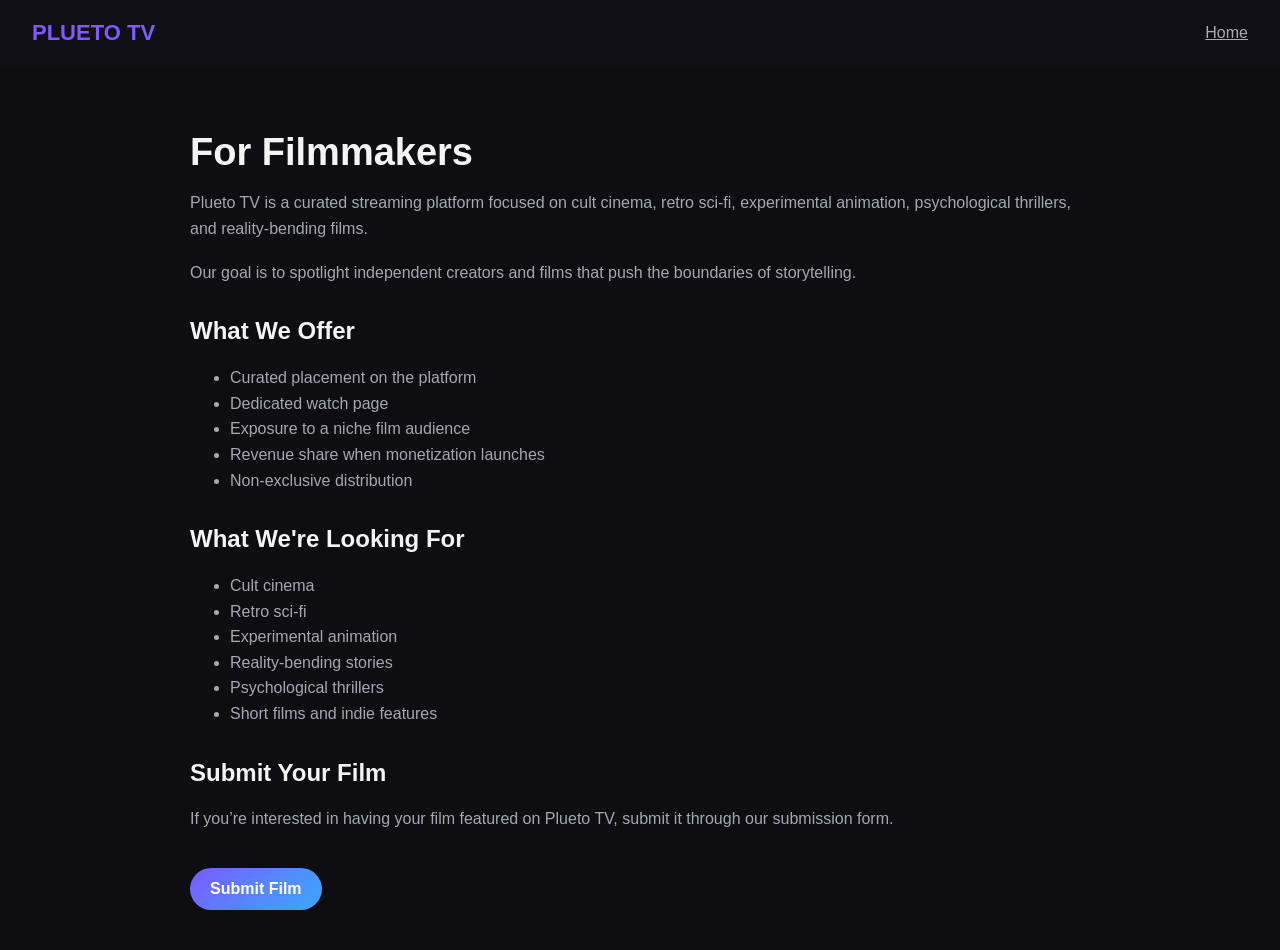
<file: filmmakers.html>
<!DOCTYPE html>

<html lang="en">
<head>
<meta charset="UTF-8">
<meta name="viewport" content="width=device-width, initial-scale=1.0">
<title>For Filmmakers • Plueto TV</title>

<style>
:root{
--bg:#0d0d12;
--panel:#15151d;
--text:#f4f4f5;
--muted:#a7a7b3;
--purple:#7a5cff;
}

body{
background:var(--bg);
color:var(--text);
font-family:Arial,Helvetica,sans-serif;
margin:0;
}

.navbar{
display:flex;
justify-content:space-between;
align-items:center;
padding:20px 32px;
background:#0f0f15;
}

.logo{
color:var(--purple);
font-weight:800;
font-size:22px;
}

.page{
max-width:900px;
margin:auto;
padding:40px 28px;
}

h1{
font-size:38px;
margin-bottom:16px;
}

p{
color:var(--muted);
line-height:1.6;
margin-bottom:18px;
}

.section{
margin-top:32px;
}

ul{
color:var(--muted);
line-height:1.6;
}

.btn{
display:inline-block;
margin-top:18px;
padding:12px 20px;
border-radius:999px;
background:linear-gradient(135deg,var(--purple),#3aa8ff);
color:white;
font-weight:700;
text-decoration:none;
}
</style>

</head>

<body>

<div class="navbar">
<div class="logo">PLUETO TV</div>
<a href="index.html" style="color:#aaa;">Home</a>
</div>

<div class="page">

<h1>For Filmmakers</h1>

<p>
Plueto TV is a curated streaming platform focused on cult cinema,
retro sci-fi, experimental animation, psychological thrillers,
and reality-bending films.
</p>

<p>
Our goal is to spotlight independent creators and films that push
the boundaries of storytelling.
</p>

<div class="section">

<h2>What We Offer</h2>

<ul>
<li>Curated placement on the platform</li>
<li>Dedicated watch page</li>
<li>Exposure to a niche film audience</li>
<li>Revenue share when monetization launches</li>
<li>Non-exclusive distribution</li>
</ul>

</div>

<div class="section">

<h2>What We're Looking For</h2>

<ul>
<li>Cult cinema</li>
<li>Retro sci-fi</li>
<li>Experimental animation</li>
<li>Reality-bending stories</li>
<li>Psychological thrillers</li>
<li>Short films and indie features</li>
</ul>

</div>

<div class="section">

<h2>Submit Your Film</h2>

<p>
If you’re interested in having your film featured on Plueto TV,
submit it through our submission form.
</p>

<a class="btn" href="submit-film.html">Submit Film</a>

</div>

</div>

</body>
</html>
</file>
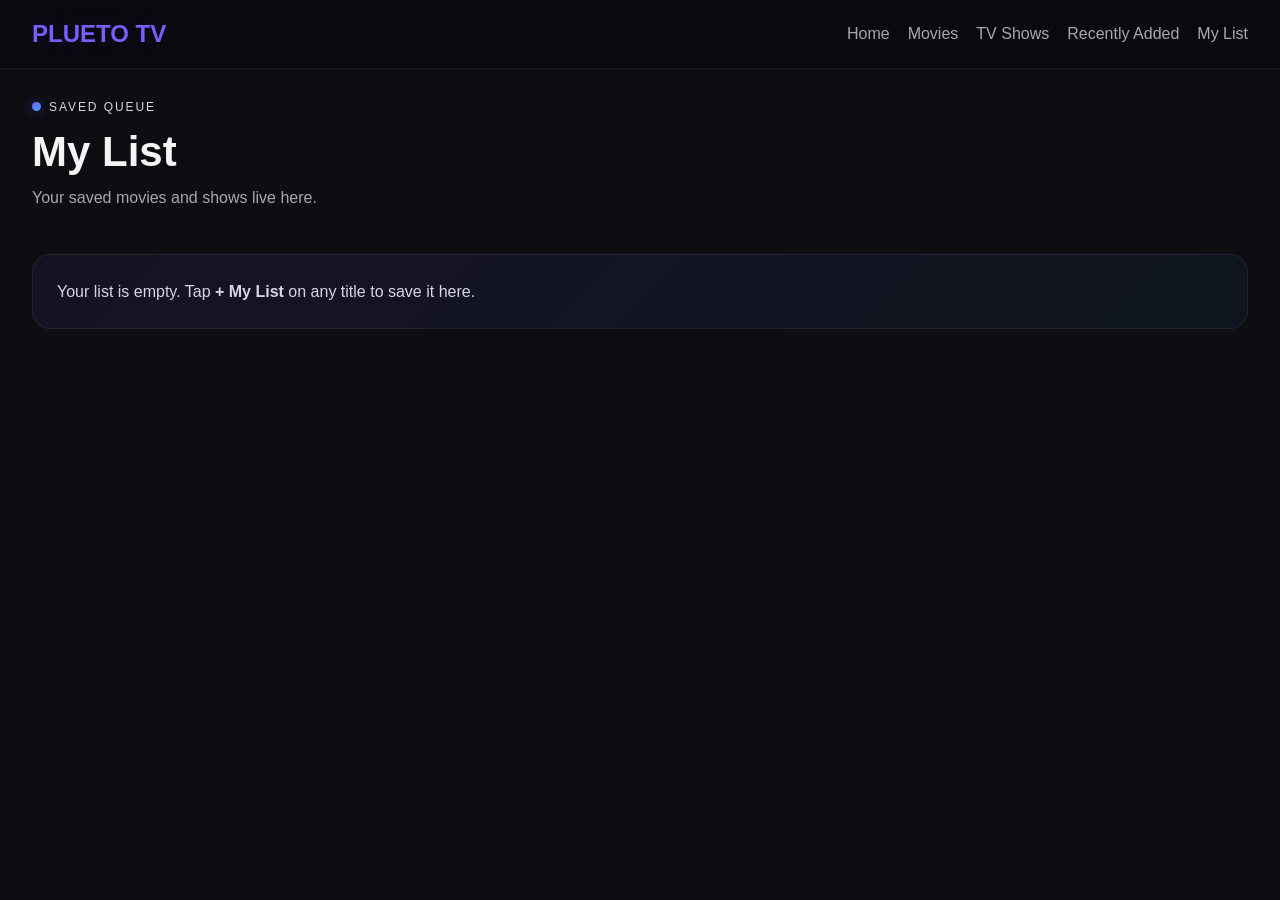
<file: my-list.html>
<!DOCTYPE html>
<html lang="en">
<head>
  <meta charset="UTF-8" />
  <meta name="viewport" content="width=device-width, initial-scale=1.0" />
  <title>My List • Plueto TV</title>
  <script src="catalog.js"></script>
  <script src="my-list-utils.js"></script>
  <style>
    :root{
      --bg:#0d0d12;
      --panel:#15151d;
      --text:#f4f4f5;
      --muted:#a7a7b3;
      --purple:#7a5cff;
      --blue:#3aa8ff;
      --red:#ff4b5c;
    }

    *{margin:0;padding:0;box-sizing:border-box}

    body{
      background:var(--bg);
      color:var(--text);
      font-family:Arial,Helvetica,sans-serif;
    }

    a{
      text-decoration:none;
      color:inherit;
    }

    .navbar{
      padding:20px 32px;
      display:flex;
      justify-content:space-between;
      align-items:center;
      background:rgba(10,10,14,.82);
      backdrop-filter:blur(12px);
      border-bottom:1px solid rgba(255,255,255,.05);
      position:sticky;
      top:0;
      z-index:40;
    }

    .logo{
      font-size:24px;
      font-weight:800;
      color:var(--purple);
      text-shadow:0 0 24px rgba(122,92,255,.22);
    }

    .nav-links{
      display:flex;
      gap:18px;
      flex-wrap:wrap;
      color:var(--muted);
    }

    .page{
      padding:28px 32px 50px;
    }

    h1{
      font-size:42px;
      margin-bottom:10px;
    }

    .sub{
      color:var(--muted);
      margin-bottom:26px;
      max-width:760px;
      line-height:1.5;
    }

    .signal-tag{
      display:inline-flex;
      align-items:center;
      gap:8px;
      color:#d7d7e3;
      font-size:12px;
      letter-spacing:.16em;
      text-transform:uppercase;
      margin-bottom:14px;
    }

    .signal-tag::before{
      content:"";
      width:9px;
      height:9px;
      border-radius:999px;
      background:linear-gradient(135deg,var(--purple),var(--blue));
      box-shadow:0 0 14px rgba(122,92,255,.45);
    }

    .grid{
      display:grid;
      grid-template-columns:repeat(auto-fill,minmax(190px,1fr));
      gap:22px;
    }

    .card{
      display:block;
      transition:transform .18s ease;
    }

    .card:hover{
      transform:translateY(-5px);
    }

    .poster-wrap{
      position:relative;
      width:100%;
      aspect-ratio:2/3;
      border-radius:18px;
      overflow:hidden;
      background:var(--panel);
      box-shadow:0 12px 30px rgba(0,0,0,.28);
    }

    .poster{
      width:100%;
      height:100%;
      object-fit:cover;
      object-position:center;
      display:block;
      background:#111;
    }

    .poster-fallback{
      width:100%;
      height:100%;
      display:none;
      flex-direction:column;
      justify-content:flex-end;
      padding:18px;
      background:
        linear-gradient(to top, rgba(0,0,0,.92), rgba(0,0,0,.18)),
        linear-gradient(135deg, #1b1b24, #29293b);
    }

    .poster-fallback-title{
      font-size:1rem;
      font-weight:800;
      line-height:1.2;
      margin-bottom:8px;
    }

    .poster-fallback-meta{
      font-size:.82rem;
      color:#d0d0d8;
      line-height:1.35;
    }

    .card-body{
      padding:10px 4px 0;
    }

    .card-title{
      font-weight:800;
      margin-bottom:5px;
      font-size:.96rem;
      line-height:1.25;
    }

    .meta{
      font-size:13px;
      color:var(--muted);
      line-height:1.4;
    }

    .card-actions{
      padding:10px 4px 0;
    }

    .my-list-btn{
      width:100%;
      border:none;
      border-radius:12px;
      padding:10px 12px;
      background:rgba(255,255,255,.08);
      color:var(--text);
      font-weight:700;
      cursor:pointer;
      transition:transform .15s ease, background .15s ease;
    }

    .my-list-btn:hover{
      transform:translateY(-1px);
      background:rgba(122,92,255,.18);
    }

    .empty-state{
      margin-top:18px;
      padding:24px;
      border-radius:18px;
      background:linear-gradient(135deg, rgba(122,92,255,.08), rgba(58,168,255,.06));
      border:1px solid rgba(255,255,255,.06);
      color:#d7d7e3;
      line-height:1.6;
    }

    @media (max-width:800px){
      .navbar,.page{padding-left:18px;padding-right:18px}
      .grid{grid-template-columns:repeat(auto-fill,minmax(150px,1fr));gap:16px}
      h1{font-size:34px}
    }
  </style>
</head>
<body>
  <div class="navbar">
    <a href="index.html" class="logo">PLUETO TV</a>
    <div class="nav-links">
      <a href="index.html">Home</a>
      <a href="movies.html">Movies</a>
      <a href="tv.html">TV Shows</a>
      <a href="new.html">Recently Added</a>
      <a href="my-list.html">My List</a>
    </div>
  </div>

  <div class="page">
    <div class="signal-tag">Saved Queue</div>
    <h1>My List</h1>
    <div class="sub">
      Your saved movies and shows live here.
    </div>

    <div class="grid" id="my-list-grid"></div>

    <div class="empty-state" id="my-list-empty" style="display:none;">
      Your list is empty. Tap <strong>+ My List</strong> on any title to save it here.
    </div>
  </div>

  <script>
    function escapeHtml(value) {
      return String(value ?? "")
        .replaceAll("&", "&amp;")
        .replaceAll("<", "&lt;")
        .replaceAll(">", "&gt;")
        .replaceAll('"', "&quot;")
        .replaceAll("'", "&#39;");
    }

    function createCard(item, posterUrl) {
      const yearText = item.year ? item.year : "Unknown year";
      const typeText = item.type ? item.type : "Title";
      const safeTitle = escapeHtml(item.title);
      const safeId = escapeHtml(item.id);
      const safeImage = escapeHtml(posterUrl || item.image || item.fallbackImage || "");
      const safeDuration = escapeHtml(item.duration || "Unavailable");
      const safeRating = escapeHtml(item.rating || "NR");
      const buttonLabel = escapeHtml(getMyListButtonLabel(item.id));

      return `
        <a class="card" href="watch.html?id=${encodeURIComponent(item.id)}">
          <div class="poster-wrap">
            ${
              safeImage
                ? `<img
                    class="poster"
                    src="${safeImage}"
                    alt="${safeTitle}"
                    loading="lazy"
                    onerror="this.style.display='none'; this.nextElementSibling.style.display='flex';"
                  >`
                : ""
            }
            <div class="poster-fallback" style="${safeImage ? "" : "display:flex;"}">
              <div class="poster-fallback-title">${safeTitle}</div>
              <div class="poster-fallback-meta">${yearText} • ${typeText}<br>${safeId}</div>
            </div>
          </div>

          <div class="card-body">
            <div class="card-title">${safeTitle}</div>
            <div class="meta">${yearText} • ${safeDuration} • ${safeRating}</div>
            <div class="card-actions">
              <button class="my-list-btn" type="button" data-id="${safeId}">${buttonLabel}</button>
            </div>
          </div>
        </a>
      `;
    }

    function wireMyListButtons(root = document) {
      root.querySelectorAll(".my-list-btn").forEach(button => {
        const id = button.dataset.id;

        button.onclick = (event) => {
          event.preventDefault();
          event.stopPropagation();

          toggleMyList(id);
          renderMyList();
        };
      });
    }

    async function renderMyList() {
      const grid = document.getElementById("my-list-grid");
      const empty = document.getElementById("my-list-empty");

      let posters = {};
      try {
        const res = await fetch("posters.json");
        posters = await res.json();
      } catch (err) {
        console.warn("Could not load posters.json", err);
      }

      const ids = getMyList();
      const catalog = Array.isArray(window.CATALOG) ? window.CATALOG : [];
      const items = ids
        .map(id => catalog.find(item => item.id === id))
        .filter(Boolean);

      if (!items.length) {
        grid.innerHTML = "";
        empty.style.display = "block";
        return;
      }

      empty.style.display = "none";

      grid.innerHTML = items
        .map(item => createCard(item, posters[item.id] || null))
        .join("");

      wireMyListButtons(grid);
    }

    renderMyList();
  </script>
</body>
</html>
</file>
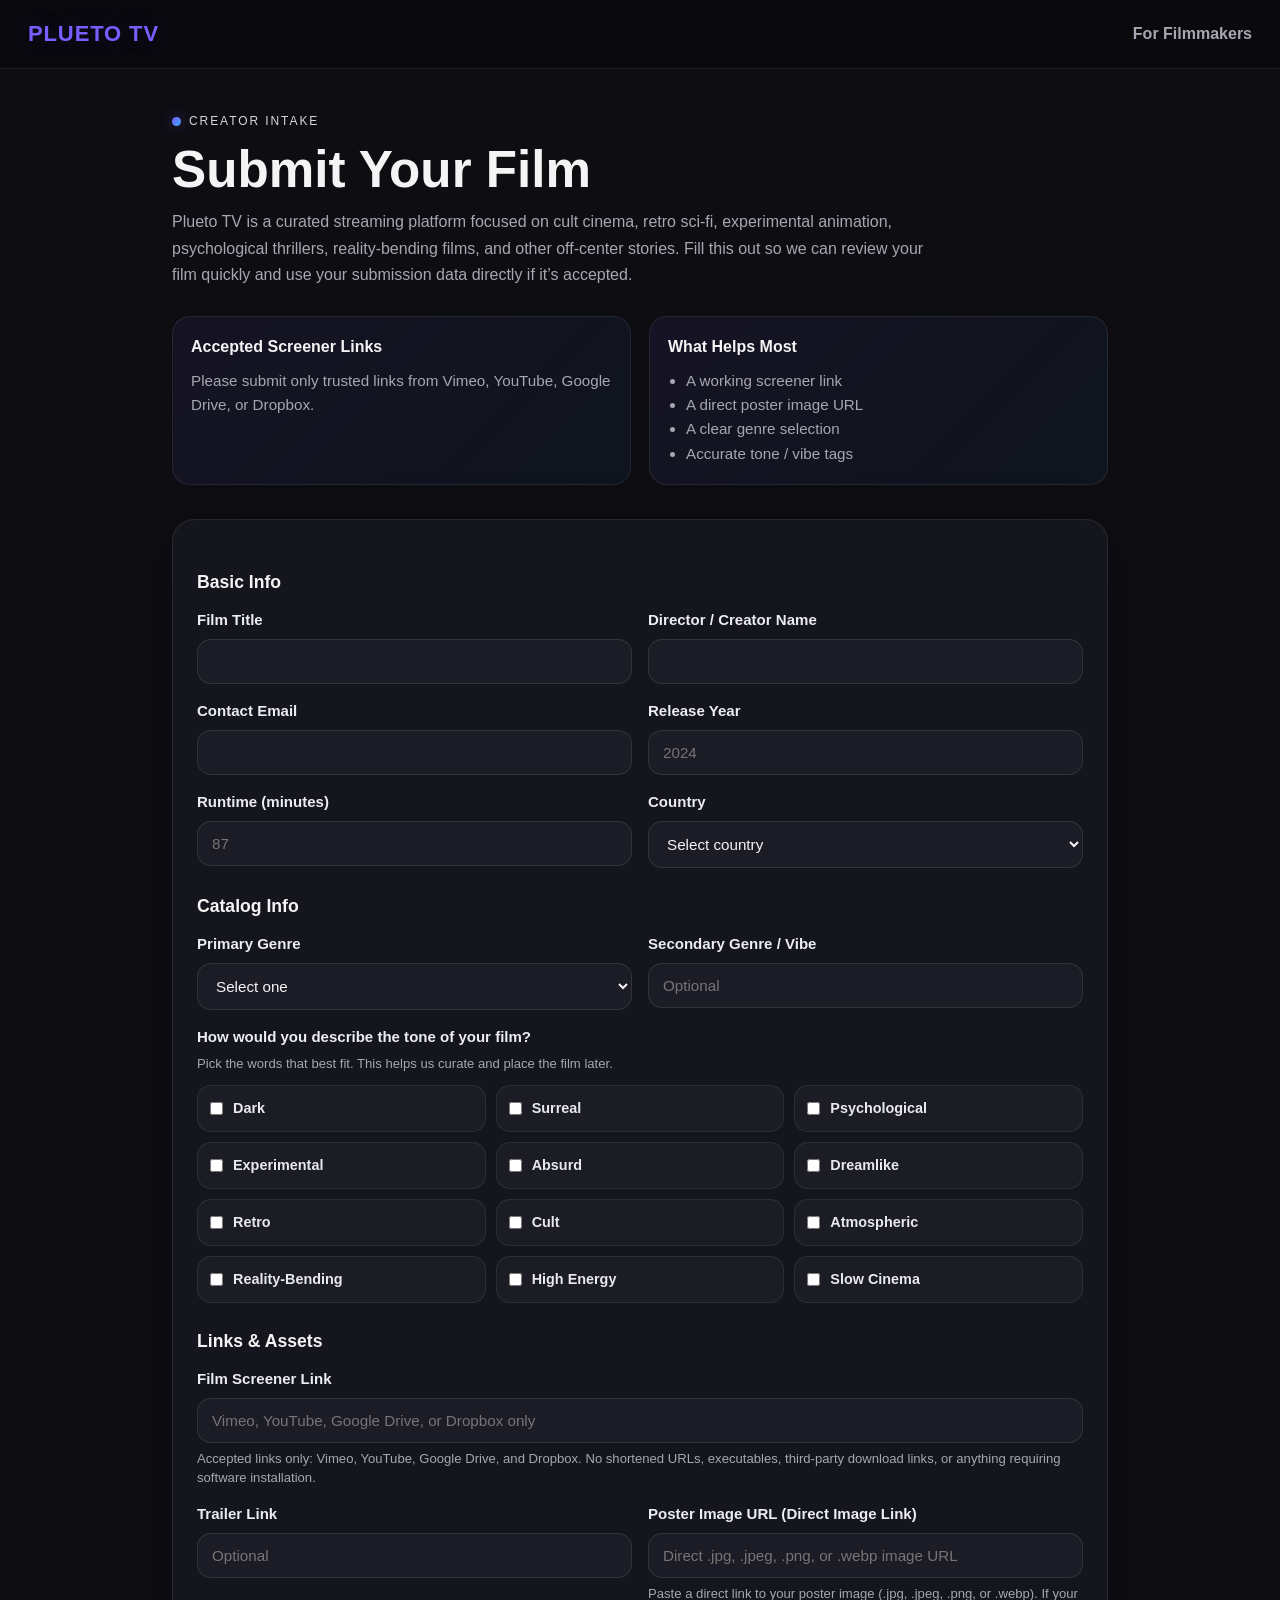
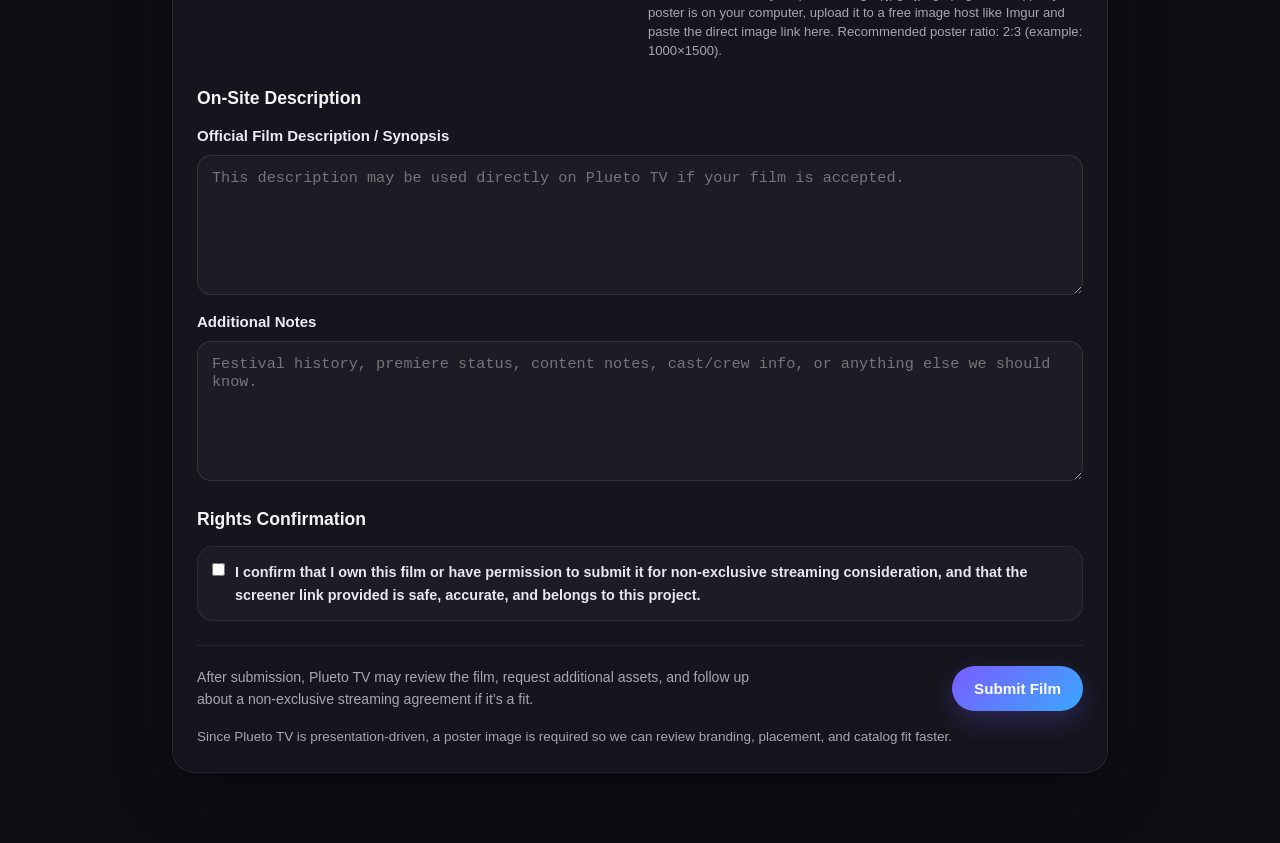
<file: submit-film.html>
<!DOCTYPE html>
<html lang="en">
<head>
  <meta charset="UTF-8" />
  <meta name="viewport" content="width=device-width, initial-scale=1.0" />
  <title>Submit Film • Plueto TV</title>
  <style>
    :root{
      --bg:#0d0d12;
      --panel:#15151d;
      --panel-2:#1c1c26;
      --text:#f4f4f5;
      --muted:#a7a7b3;
      --purple:#7a5cff;
      --blue:#3aa8ff;
      --border:rgba(255,255,255,.08);
    }

    *{margin:0;padding:0;box-sizing:border-box}

    body{
      background:var(--bg);
      color:var(--text);
      font-family:Arial,Helvetica,sans-serif;
      line-height:1.45;
    }

    a{
      text-decoration:none;
      color:inherit;
    }

    .navbar{
      position:sticky;
      top:0;
      z-index:20;
      display:flex;
      justify-content:space-between;
      align-items:center;
      padding:18px 28px;
      background:rgba(10,10,14,.86);
      backdrop-filter:blur(12px);
      border-bottom:1px solid var(--border);
    }

    .logo{
      font-size:22px;
      font-weight:800;
      letter-spacing:.04em;
      color:var(--purple);
      text-shadow:0 0 24px rgba(122,92,255,.22);
    }

    .nav-link{
      color:var(--muted);
      font-weight:600;
    }

    .nav-link:hover{
      color:var(--text);
    }

    .page{
      max-width:980px;
      margin:0 auto;
      padding:40px 22px 70px;
    }

    .hero{
      margin-bottom:28px;
    }

    .eyebrow{
      display:inline-flex;
      align-items:center;
      gap:8px;
      color:#d7d7e3;
      font-size:12px;
      letter-spacing:.16em;
      text-transform:uppercase;
      margin-bottom:14px;
    }

    .eyebrow::before{
      content:"";
      width:9px;
      height:9px;
      border-radius:999px;
      background:linear-gradient(135deg,var(--purple),var(--blue));
      box-shadow:0 0 14px rgba(122,92,255,.45);
    }

    h1{
      font-size:clamp(2rem,5vw,3.2rem);
      line-height:1;
      margin-bottom:14px;
    }

    .intro{
      color:var(--muted);
      max-width:760px;
      line-height:1.65;
    }

    .info-grid{
      display:grid;
      grid-template-columns:repeat(2,minmax(0,1fr));
      gap:18px;
      margin:28px 0 34px;
    }

    .info-card{
      background:linear-gradient(135deg, rgba(122,92,255,.08), rgba(58,168,255,.05));
      border:1px solid var(--border);
      border-radius:18px;
      padding:18px;
    }

    .info-card h2{
      font-size:1rem;
      margin-bottom:10px;
    }

    .info-card p,
    .info-card li{
      color:var(--muted);
      font-size:.95rem;
      line-height:1.6;
    }

    .info-card ul{
      padding-left:18px;
    }

    .form-shell{
      background:var(--panel);
      border:1px solid var(--border);
      border-radius:22px;
      padding:24px;
      box-shadow:0 20px 60px rgba(0,0,0,.25);
    }

    .section-title{
      font-size:1.1rem;
      font-weight:800;
      margin:26px 0 14px;
    }

    .section-title:first-child{
      margin-top:0;
    }

    .form-grid{
      display:grid;
      grid-template-columns:repeat(2,minmax(0,1fr));
      gap:16px;
    }

    .field{
      display:flex;
      flex-direction:column;
      gap:8px;
    }

    .field.full{
      grid-column:1 / -1;
    }

    label{
      font-size:.94rem;
      font-weight:700;
      color:#ececf3;
    }

    .hint{
      color:var(--muted);
      font-size:.82rem;
      line-height:1.45;
      margin-top:-2px;
    }

    input,
    textarea,
    select{
      width:100%;
      border:1px solid rgba(255,255,255,.10);
      background:var(--panel-2);
      color:var(--text);
      border-radius:14px;
      padding:13px 14px;
      font-size:.95rem;
      outline:none;
      transition:border-color .16s ease, box-shadow .16s ease, background .16s ease;
    }

    textarea{
      min-height:140px;
      resize:vertical;
    }

    input:focus,
    textarea:focus,
    select:focus{
      border-color:rgba(122,92,255,.55);
      box-shadow:0 0 0 4px rgba(122,92,255,.10);
      background:#20202b;
    }

    .tag-grid{
      display:grid;
      grid-template-columns:repeat(3,minmax(0,1fr));
      gap:10px;
      margin-top:4px;
    }

    .tag-option{
      display:flex;
      align-items:center;
      gap:10px;
      background:rgba(255,255,255,.03);
      border:1px solid var(--border);
      border-radius:14px;
      padding:12px 12px;
    }

    .tag-option input{
      width:auto;
      accent-color:var(--purple);
    }

    .tag-option label{
      font-size:.9rem;
      font-weight:600;
      color:#e8e8ef;
      cursor:pointer;
    }

    .checkbox-wrap{
      display:flex;
      gap:10px;
      align-items:flex-start;
      background:rgba(255,255,255,.03);
      border:1px solid var(--border);
      border-radius:16px;
      padding:14px;
      margin-top:8px;
    }

    .checkbox-wrap input{
      width:auto;
      margin-top:2px;
      accent-color:var(--purple);
    }

    .checkbox-wrap label{
      font-size:.9rem;
      font-weight:600;
      color:#e8e8ef;
      line-height:1.55;
    }

    .submit-row{
      display:flex;
      align-items:center;
      justify-content:space-between;
      gap:16px;
      flex-wrap:wrap;
      margin-top:24px;
      padding-top:20px;
      border-top:1px solid var(--border);
    }

    .submit-note{
      color:var(--muted);
      font-size:.88rem;
      line-height:1.55;
      max-width:560px;
    }

    button{
      border:none;
      border-radius:999px;
      padding:14px 22px;
      background:linear-gradient(135deg,var(--purple),var(--blue));
      color:white;
      font-weight:800;
      cursor:pointer;
      font-size:.95rem;
      box-shadow:0 10px 26px rgba(122,92,255,.24);
    }

    button:hover{
      opacity:.95;
      transform:translateY(-1px);
    }

    .small-note{
      color:var(--muted);
      font-size:.84rem;
      line-height:1.55;
      margin-top:16px;
    }

    .hidden{
      display:none;
    }

    @media (max-width: 900px){
      .tag-grid{
        grid-template-columns:repeat(2,minmax(0,1fr));
      }
    }

    @media (max-width: 800px){
      .info-grid,
      .form-grid,
      .tag-grid{
        grid-template-columns:1fr;
      }

      .navbar{
        padding:16px 18px;
      }

      .page{
        padding:28px 16px 56px;
      }

      .form-shell{
        padding:18px;
      }
    }
  </style>
</head>
<body>
  <div class="navbar">
    <a href="index.html" class="logo">PLUETO TV</a>
    <a href="filmmakers.html" class="nav-link">For Filmmakers</a>
  </div>

  <main class="page">
    <section class="hero">
      <div class="eyebrow">Creator Intake</div>
      <h1>Submit Your Film</h1>
      <p class="intro">
        Plueto TV is a curated streaming platform focused on cult cinema, retro sci-fi,
        experimental animation, psychological thrillers, reality-bending films, and
        other off-center stories. Fill this out so we can review your film quickly and
        use your submission data directly if it’s accepted.
      </p>
    </section>

    <section class="info-grid">
      <div class="info-card">
        <h2>Accepted Screener Links</h2>
        <p>
          Please submit only trusted links from Vimeo, YouTube, Google Drive,
          or Dropbox.
        </p>
      </div>

      <div class="info-card">
        <h2>What Helps Most</h2>
        <ul>
          <li>A working screener link</li>
          <li>A direct poster image URL</li>
          <li>A clear genre selection</li>
          <li>Accurate tone / vibe tags</li>
        </ul>
      </div>
    </section>

    <section class="form-shell">
      <form action="https://formspree.io/f/mojknzaj" method="POST">
        <input type="text" name="_gotcha" class="hidden" tabindex="-1" autocomplete="off">

        <div class="section-title">Basic Info</div>

        <div class="form-grid">
          <div class="field">
            <label for="title">Film Title</label>
            <input id="title" type="text" name="Film Title" required>
          </div>

          <div class="field">
            <label for="director">Director / Creator Name</label>
            <input id="director" type="text" name="Director Name" required>
          </div>

          <div class="field">
            <label for="email">Contact Email</label>
            <input id="email" type="email" name="Contact Email" required>
          </div>

          <div class="field">
            <label for="year">Release Year</label>
            <input id="year" type="text" name="Release Year" placeholder="2024">
          </div>

          <div class="field">
            <label for="runtime">Runtime (minutes)</label>
            <input id="runtime" type="number" name="Runtime (minutes)" min="1" placeholder="87" required>
          </div>

          <div class="field">
            <label for="country">Country</label>
            <select id="country" name="Country">
              <option value="">Select country</option>
              <option>United States</option>
              <option>United Kingdom</option>
              <option>Canada</option>
              <option>Mexico</option>
              <option>Brazil</option>
              <option>Argentina</option>
              <option>France</option>
              <option>Germany</option>
              <option>Italy</option>
              <option>Spain</option>
              <option>Netherlands</option>
              <option>Belgium</option>
              <option>Sweden</option>
              <option>Norway</option>
              <option>Denmark</option>
              <option>Finland</option>
              <option>Poland</option>
              <option>Czech Republic</option>
              <option>Romania</option>
              <option>Ukraine</option>
              <option>Turkey</option>
              <option>India</option>
              <option>Pakistan</option>
              <option>Bangladesh</option>
              <option>China</option>
              <option>Japan</option>
              <option>South Korea</option>
              <option>Thailand</option>
              <option>Vietnam</option>
              <option>Philippines</option>
              <option>Indonesia</option>
              <option>Australia</option>
              <option>New Zealand</option>
              <option>South Africa</option>
              <option>Nigeria</option>
              <option>Egypt</option>
              <option>Morocco</option>
              <option>Other</option>
            </select>
          </div>
        </div>

        <div class="section-title">Catalog Info</div>

        <div class="form-grid">
          <div class="field">
            <label for="genre">Primary Genre</label>
            <select id="genre" name="Primary Genre" required>
              <option value="">Select one</option>
              <option>Action</option>
              <option>Adventure</option>
              <option>Animation</option>
              <option>Comedy</option>
              <option>Cult Cinema</option>
              <option>Crime</option>
              <option>Death Game</option>
              <option>Documentary</option>
              <option>Drama</option>
              <option>Experimental</option>
              <option>Experimental Animation</option>
              <option>Fantasy</option>
              <option>Historical</option>
              <option>Horror</option>
              <option>Mystery</option>
              <option>Psychological Thriller</option>
              <option>Reality-Bending</option>
              <option>Retro Sci-Fi</option>
              <option>Romance</option>
              <option>Satire</option>
              <option>Sci-Fi</option>
              <option>Short Film</option>
              <option>Surreal</option>
              <option>Thriller</option>
              <option>War</option>
              <option>Western</option>
              <option>Other</option>
            </select>
          </div>

          <div class="field">
            <label for="secondary-genre">Secondary Genre / Vibe</label>
            <input id="secondary-genre" type="text" name="Secondary Genre / Vibe" placeholder="Optional">
          </div>

          <div class="field full">
            <label>How would you describe the tone of your film?</label>
            <div class="hint">
              Pick the words that best fit. This helps us curate and place the film later.
            </div>
            <div class="tag-grid">
              <div class="tag-option">
                <input id="tone-dark" type="checkbox" name="Tone / Vibe" value="Dark">
                <label for="tone-dark">Dark</label>
              </div>
              <div class="tag-option">
                <input id="tone-surreal" type="checkbox" name="Tone / Vibe" value="Surreal">
                <label for="tone-surreal">Surreal</label>
              </div>
              <div class="tag-option">
                <input id="tone-psychological" type="checkbox" name="Tone / Vibe" value="Psychological">
                <label for="tone-psychological">Psychological</label>
              </div>
              <div class="tag-option">
                <input id="tone-experimental" type="checkbox" name="Tone / Vibe" value="Experimental">
                <label for="tone-experimental">Experimental</label>
              </div>
              <div class="tag-option">
                <input id="tone-absurd" type="checkbox" name="Tone / Vibe" value="Absurd">
                <label for="tone-absurd">Absurd</label>
              </div>
              <div class="tag-option">
                <input id="tone-dreamlike" type="checkbox" name="Tone / Vibe" value="Dreamlike">
                <label for="tone-dreamlike">Dreamlike</label>
              </div>
              <div class="tag-option">
                <input id="tone-retro" type="checkbox" name="Tone / Vibe" value="Retro">
                <label for="tone-retro">Retro</label>
              </div>
              <div class="tag-option">
                <input id="tone-cult" type="checkbox" name="Tone / Vibe" value="Cult">
                <label for="tone-cult">Cult</label>
              </div>
              <div class="tag-option">
                <input id="tone-atmospheric" type="checkbox" name="Tone / Vibe" value="Atmospheric">
                <label for="tone-atmospheric">Atmospheric</label>
              </div>
              <div class="tag-option">
                <input id="tone-reality-bending" type="checkbox" name="Tone / Vibe" value="Reality-Bending">
                <label for="tone-reality-bending">Reality-Bending</label>
              </div>
              <div class="tag-option">
                <input id="tone-high-energy" type="checkbox" name="Tone / Vibe" value="High Energy">
                <label for="tone-high-energy">High Energy</label>
              </div>
              <div class="tag-option">
                <input id="tone-slow-cinema" type="checkbox" name="Tone / Vibe" value="Slow Cinema">
                <label for="tone-slow-cinema">Slow Cinema</label>
              </div>
            </div>
          </div>
        </div>

        <div class="section-title">Links & Assets</div>

        <div class="form-grid">
          <div class="field full">
            <label for="film-link">Film Screener Link</label>
            <input
              id="film-link"
              type="url"
              name="Film Screener Link"
              placeholder="Vimeo, YouTube, Google Drive, or Dropbox only"
              pattern="https://(www\.)?(vimeo\.com|player\.vimeo\.com|youtu\.be|youtube\.com|drive\.google\.com|dropbox\.com).*"
              required
            >
            <div class="hint">
              Accepted links only: Vimeo, YouTube, Google Drive, and Dropbox. No shortened URLs, executables, third-party download links, or anything requiring software installation.
            </div>
          </div>

          <div class="field">
            <label for="trailer-link">Trailer Link</label>
            <input
              id="trailer-link"
              type="url"
              name="Trailer Link"
              placeholder="Optional"
              pattern="https://.*"
            >
          </div>

          <div class="field">
            <label for="poster-url">Poster Image URL (Direct Image Link)</label>
            <input
              id="poster-url"
              type="url"
              name="Poster Image URL"
              placeholder="Direct .jpg, .jpeg, .png, or .webp image URL"
              pattern="https://.*\.(jpg|jpeg|png|webp)(\?.*)?$"
              required
            >
            <div class="hint">
              Paste a direct link to your poster image (.jpg, .jpeg, .png, or .webp). If your poster is on your computer, upload it to a free image host like Imgur and paste the direct image link here. Recommended poster ratio: 2:3 (example: 1000×1500).
            </div>
          </div>
        </div>

        <div class="section-title">On-Site Description</div>

        <div class="form-grid">
          <div class="field full">
            <label for="description">Official Film Description / Synopsis</label>
            <textarea
              id="description"
              name="Official Film Description / Synopsis"
              placeholder="This description may be used directly on Plueto TV if your film is accepted."
              required
            ></textarea>
          </div>

          <div class="field full">
            <label for="notes">Additional Notes</label>
            <textarea
              id="notes"
              name="Additional Notes"
              placeholder="Festival history, premiere status, content notes, cast/crew info, or anything else we should know."
            ></textarea>
          </div>
        </div>

        <div class="section-title">Rights Confirmation</div>

        <div class="checkbox-wrap">
          <input id="rights-confirm" type="checkbox" name="Rights Confirmation" required>
          <label for="rights-confirm">
            I confirm that I own this film or have permission to submit it for non-exclusive streaming consideration, and that the screener link provided is safe, accurate, and belongs to this project.
          </label>
        </div>

        <div class="submit-row">
          <div class="submit-note">
            After submission, Plueto TV may review the film, request additional assets, and follow up about a non-exclusive streaming agreement if it’s a fit.
          </div>

          <button type="submit">Submit Film</button>
        </div>

        <div class="small-note">
          Since Plueto TV is presentation-driven, a poster image is required so we can review branding, placement, and catalog fit faster.
        </div>
      </form>
    </section>
  </main>
</body>
</html>
</file>
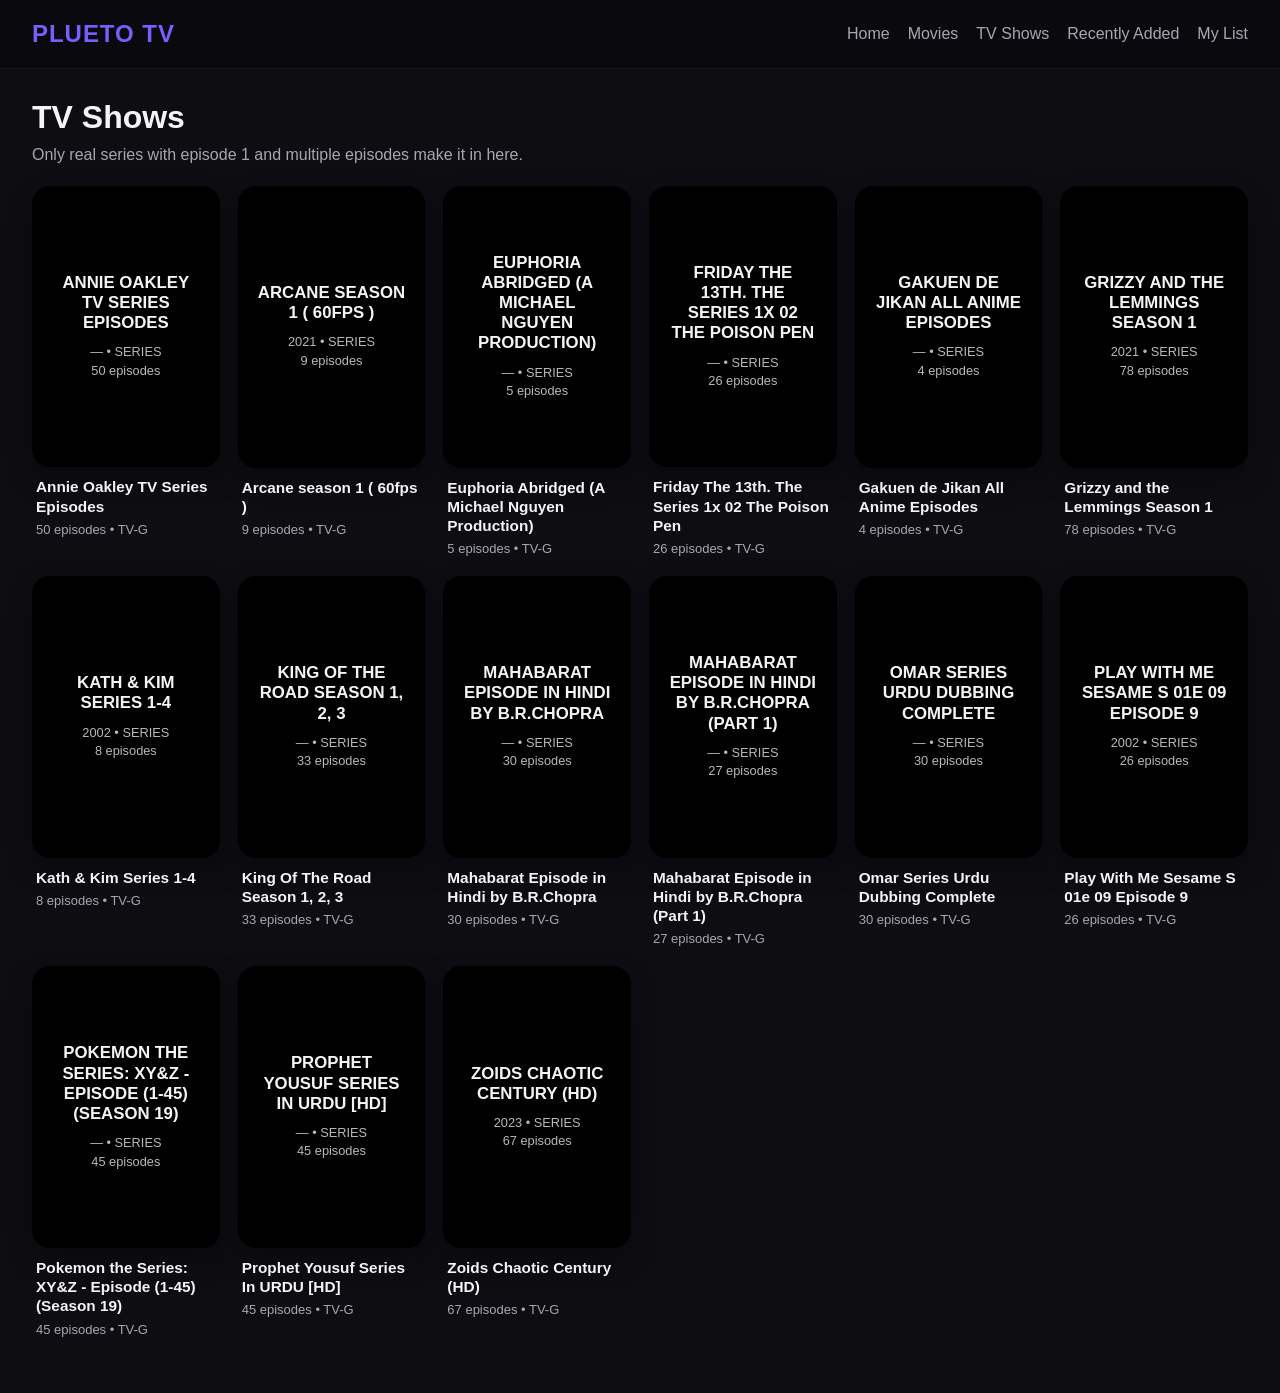
<file: tv.html>
<!DOCTYPE html>
<html lang="en">
<head>
  <meta charset="UTF-8" />
  <meta name="viewport" content="width=device-width, initial-scale=1.0" />
  <title>TV Shows • Plueto TV</title>
  <script src="catalog.js"></script>
  <script src="my-list-utils.js"></script>
  <style>
    :root{
      --bg:#0d0d12;
      --panel:#15151d;
      --text:#f4f4f5;
      --muted:#a7a7b3;
      --purple:#7a5cff;
    }

    *{margin:0;padding:0;box-sizing:border-box}
    body{
      background:var(--bg);
      color:var(--text);
      font-family:Arial,Helvetica,sans-serif;
    }

    a{text-decoration:none;color:inherit}

    .navbar{
      position:sticky;
      top:0;
      z-index:50;
      display:flex;
      justify-content:space-between;
      align-items:center;
      padding:20px 32px;
      background:rgba(10,10,14,.82);
      backdrop-filter:blur(12px);
      border-bottom:1px solid rgba(255,255,255,.05);
    }

    .logo{
      font-size:24px;
      font-weight:800;
      letter-spacing:.04em;
      color:var(--purple);
    }

    .nav-links{
      display:flex;
      gap:18px;
      flex-wrap:wrap;
      color:var(--muted);
    }

    .nav-links a:hover{color:white}

    .page{
      padding:30px 32px 54px;
    }

    .page-title{
      font-size:2rem;
      font-weight:900;
      margin-bottom:10px;
    }

    .page-desc{
      color:var(--muted);
      margin-bottom:22px;
    }

    .grid{
      display:grid;
      grid-template-columns:repeat(auto-fill,minmax(170px,1fr));
      gap:18px;
    }

    .card{
      display:block;
      transition:transform .18s ease;
    }

    .card:hover{transform:translateY(-5px)}

    .poster-wrap{
      width:100%;
      aspect-ratio:2/3;
      border-radius:18px;
      overflow:hidden;
      background:#000;
      display:flex;
      align-items:center;
      justify-content:center;
      text-align:center;
      padding:20px;
      box-shadow:0 12px 30px rgba(0,0,0,.28);
    }

    .fallback-title{
      font-size:1.05rem;
      font-weight:900;
      line-height:1.2;
      text-transform:uppercase;
      margin-bottom:10px;
    }

    .fallback-meta{
      font-size:.8rem;
      color:rgba(255,255,255,.72);
      line-height:1.45;
    }

    .card-body{padding:10px 4px 0}
    .card-title{
      font-weight:800;
      margin-bottom:5px;
      font-size:.96rem;
      line-height:1.25;
    }
    .meta{
      font-size:13px;
      color:var(--muted);
      line-height:1.4;
    }
  </style>
</head>
<body>
  <div class="navbar">
    <a href="index.html" class="logo">PLUETO TV</a>
    <div class="nav-links">
      <a href="index.html">Home</a>
      <a href="movies.html">Movies</a>
      <a href="tv.html">TV Shows</a>
      <a href="new.html">Recently Added</a>
      <a href="my-list.html">My List</a>
    </div>
  </div>

  <main class="page">
    <div class="page-title">TV Shows</div>
    <div class="page-desc">Only real series with episode 1 and multiple episodes make it in here.</div>
    <div class="grid" id="tv-grid"></div>
  </main>

  <script>
    function escapeHtml(value) {
      return String(value ?? "")
        .replaceAll("&", "&amp;")
        .replaceAll("<", "&lt;")
        .replaceAll(">", "&gt;")
        .replaceAll('"', "&quot;")
        .replaceAll("'", "&#39;");
    }

    function renderTv() {
      const allTitles = Array.isArray(window.CATALOG) ? window.CATALOG : [];
      const shows = allTitles.filter(item => item.type === "tv" && Array.isArray(item.episodes) && item.episodes.length >= 3);
      const grid = document.getElementById("tv-grid");

      if (!shows.length) {
        grid.innerHTML = `<div class="meta">No TV entries yet.</div>`;
        return;
      }

      grid.innerHTML = shows.map(show => `
        <a class="card" href="watch.html?id=${encodeURIComponent(show.id)}">
          <div class="poster-wrap">
            <div>
              <div class="fallback-title">${escapeHtml(show.title)}</div>
              <div class="fallback-meta">
                ${escapeHtml(show.year || "—")} • SERIES<br>
                ${show.episodes.length} episodes
              </div>
            </div>
          </div>
          <div class="card-body">
            <div class="card-title">${escapeHtml(show.title)}</div>
            <div class="meta">${show.episodes.length} episodes • ${escapeHtml(show.rating || "TV-G")}</div>
          </div>
        </a>
      `).join("");
    }

    renderTv();
  </script>
</body>
</html>
</file>
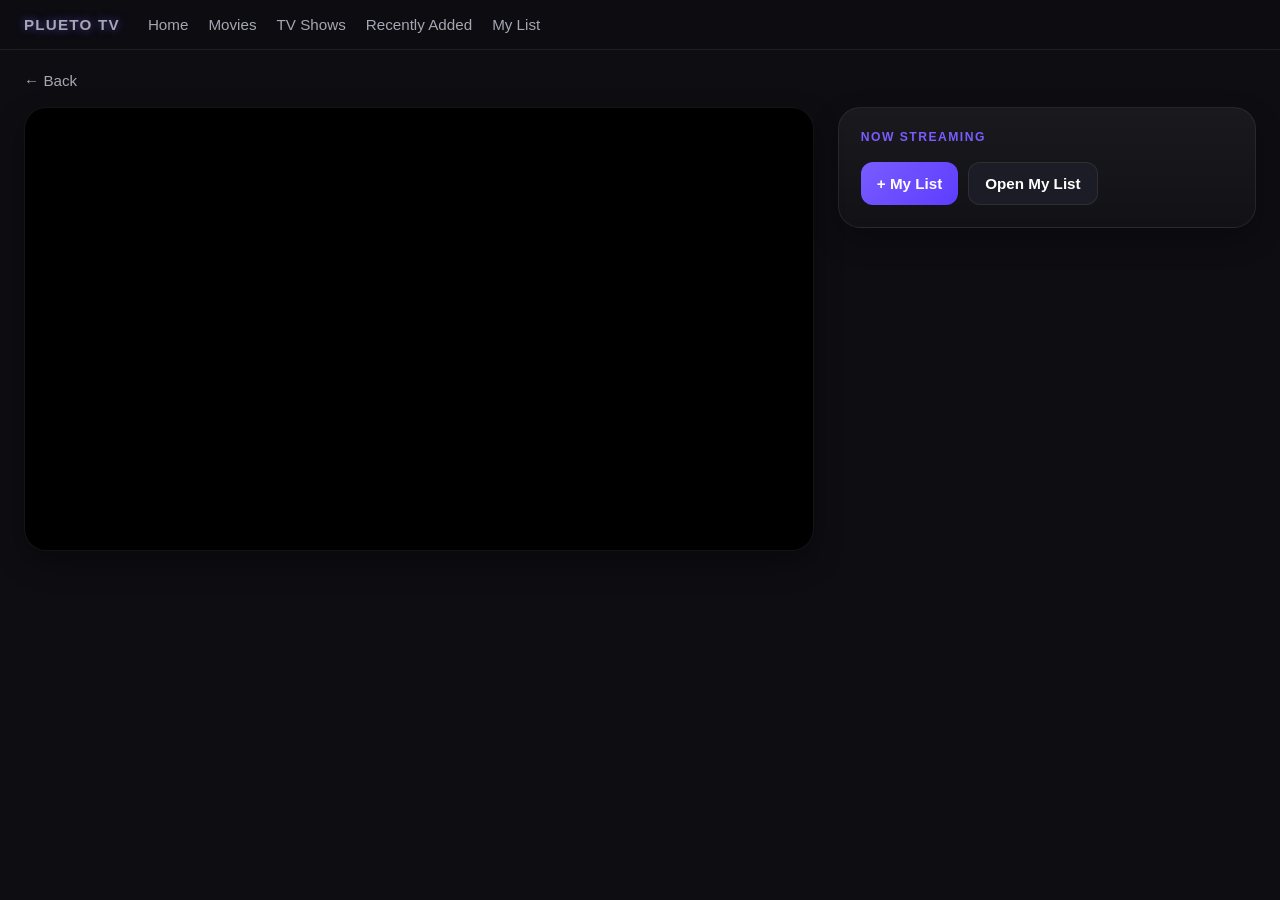
<file: watch.html>
<!DOCTYPE html>
<html lang="en">
<head>
  <meta charset="UTF-8" />
  <meta name="viewport" content="width=device-width, initial-scale=1.0" />
  <title>Watch • Plueto TV</title>
  <script src="catalog.js"></script>
  <script src="my-list-utils.js"></script>
  <style>
    :root{
      --bg:#0d0d12;
      --panel:#15151d;
      --panel-2:#1c1c26;
      --text:#f4f4f5;
      --muted:#a7a7b3;
      --purple:#7a5cff;
      --blue:#3aa8ff;
      --red:#ff4b5c;
      --border:rgba(255,255,255,.08);
    }

    *{margin:0;padding:0;box-sizing:border-box}
    body{
      background:var(--bg);
      color:var(--text);
      font-family:Arial,Helvetica,sans-serif;
    }

    a{text-decoration:none;color:inherit}

    .navbar{
      position:sticky;
      top:0;
      z-index:50;
      display:flex;
      align-items:center;
      gap:20px;
      padding:16px 24px;
      background:rgba(13,13,18,.88);
      backdrop-filter:blur(10px);
      border-bottom:1px solid var(--border);
    }

    /* 🔥 ONLY CHANGE IS HERE */
    .brand{
      font-weight:800;
      letter-spacing:.08em;
      color:var(--purple);
      margin-right:8px;
      flex-shrink:0;
      transition:.2s ease;
      text-shadow:0 0 8px rgba(122,92,255,0.6);
    }

    .brand:hover{
      color:#fff;
      text-shadow:0 0 12px rgba(122,92,255,0.9);
    }

    /* everything else unchanged */
    .navbar a{
      color:var(--muted);
      font-size:.95rem;
      transition:.2s ease;
      flex-shrink:0;
    }

    .navbar a:hover,
    .navbar a.active{
      color:#fff;
    }

    .page{
      max-width:1280px;
      margin:0 auto;
      padding:22px 24px 48px;
    }

    .back-link{
      display:inline-block;
      color:var(--muted);
      margin-bottom:18px;
      font-size:.95rem;
    }

    .back-link:hover{
      color:#fff;
    }

    .watch-layout{
      display:grid;
      grid-template-columns:minmax(0,1.7fr) minmax(320px,.9fr);
      gap:24px;
      align-items:start;
    }

    .player-shell{
      background:#000;
      border:1px solid var(--border);
      border-radius:22px;
      overflow:hidden;
      box-shadow:0 12px 30px rgba(0,0,0,.28);
      aspect-ratio:16/9;
    }

    .player-shell iframe,
    .player-shell video{
      width:100%;
      height:100%;
      border:0;
      display:block;
      background:#000;
    }

    .info-card{
      background:linear-gradient(180deg, rgba(255,255,255,.05), rgba(255,255,255,.02));
      border:1px solid var(--border);
      border-radius:22px;
      padding:22px;
      box-shadow:0 12px 30px rgba(0,0,0,.22);
      position:sticky;
      top:88px;
    }

    .eyebrow{
      color:var(--purple);
      font-size:.76rem;
      text-transform:uppercase;
      letter-spacing:.12em;
      font-weight:700;
      margin-bottom:10px;
    }

    h1{
      font-size:2rem;
      line-height:1.08;
      margin-bottom:10px;
    }

    .meta{
      color:var(--muted);
      font-size:.96rem;
      line-height:1.6;
      margin-bottom:10px;
    }

    .description{
      color:#e5e7eb;
      line-height:1.7;
      margin:14px 0 0;
    }

    .actions{
      display:flex;
      gap:10px;
      flex-wrap:wrap;
      margin-top:18px;
    }

    .btn{
      appearance:none;
      border:none;
      border-radius:12px;
      padding:12px 16px;
      font-size:.95rem;
      font-weight:700;
      cursor:pointer;
      transition:.2s ease;
      display:inline-flex;
      align-items:center;
      justify-content:center;
    }

    .btn-primary{
      background:linear-gradient(135deg,var(--purple),#5d3dff);
      color:#fff;
    }

    .btn-primary:hover{
      transform:translateY(-1px);
      box-shadow:0 8px 18px rgba(122,92,255,.28);
    }

    .btn-secondary{
      background:var(--panel-2);
      color:#fff;
      border:1px solid var(--border);
    }

    .btn-secondary:hover{
      background:#232331;
    }

    .credits-block,
    .episode-wrap{
      margin-top:20px;
      padding-top:18px;
      border-top:1px solid var(--border);
    }

    .episode-label{
      font-size:.86rem;
      color:var(--muted);
      margin-bottom:8px;
      text-transform:uppercase;
      letter-spacing:.08em;
      font-weight:700;
    }

    select{
      width:100%;
      background:#0f0f15;
      color:#fff;
      border:1px solid rgba(255,255,255,.12);
      border-radius:12px;
      padding:12px;
      font-size:.96rem;
      outline:none;
    }

    select:focus{
      border-color:var(--purple);
    }

    .error-box{
      background:var(--panel);
      border:1px solid var(--border);
      border-radius:18px;
      padding:22px;
      color:var(--muted);
    }

    @media (max-width: 980px){
      .watch-layout{
        grid-template-columns:1fr;
      }

      .info-card{
        position:static;
      }

      .navbar{
        gap:14px;
        overflow-x:auto;
        white-space:nowrap;
      }
    }
  </style>
</head>
<body>

<nav class="navbar">
  <a class="brand" href="index.html">PLUETO TV</a>
  <a href="index.html">Home</a>
  <a href="movies.html">Movies</a>
  <a href="tv.html">TV Shows</a>
  <a href="new.html">Recently Added</a>
  <a href="my-list.html">My List</a>
</nav>

<main class="page">
  <a class="back-link" href="javascript:history.back()">← Back</a>

  <div id="watch-app">
    <div class="watch-layout">
      <div class="player-shell" id="player-shell"></div>

      <aside class="info-card">
        <div class="eyebrow">Now Streaming</div>
        <h1 id="watch-title"></h1>
        <p class="meta" id="watch-meta"></p>
        <p class="description" id="watch-description"></p>
        <div id="watch-extra"></div>

        <div class="actions">
          <button class="btn btn-primary" id="my-list-btn">+ My List</button>
          <a class="btn btn-secondary" href="my-list.html">Open My List</a>
        </div>
      </aside>
    </div>
  </div>
</main>

<script>
const params = new URLSearchParams(window.location.search);
const id = params.get("id");
const catalog = Array.isArray(window.CATALOG) ? window.CATALOG : [];
const item = catalog.find(entry => entry.id === id);

const titleEl = document.getElementById("watch-title");
const metaEl = document.getElementById("watch-meta");
const descEl = document.getElementById("watch-description");
const playerShellEl = document.getElementById("player-shell");
const extraEl = document.getElementById("watch-extra");

function isEmbedUrl(src){
  return src.includes("youtube") || src.includes("vimeo");
}

function renderEmbedPlayer(src){
  let embed = src;

  if(src.includes("youtu.be")){
    const id = src.split("youtu.be/")[1];
    embed = `https://www.youtube.com/embed/${id}`;
  }

  if(src.includes("watch?v=")){
    const id = new URL(src).searchParams.get("v");
    embed = `https://www.youtube.com/embed/${id}`;
  }

  if(src.includes("vimeo.com") && !src.includes("player.vimeo")){
    const id = src.split("/").pop();
    embed = `https://player.vimeo.com/video/${id}`;
  }

  playerShellEl.innerHTML = `<iframe src="${embed}" allowfullscreen></iframe>`;
}

function renderVideo(src){
  playerShellEl.innerHTML = `<video controls><source src="${src}" type="video/mp4"></video>`;
}

if(item){
  titleEl.textContent = item.title;
  descEl.textContent = item.description || "";
  metaEl.textContent = `${item.year} • ${item.duration}`;

  const src = item.video || item.preview;

  if(isEmbedUrl(src)){
    renderEmbedPlayer(src);
  } else {
    renderVideo(src);
  }
}
</script>

</body>
</html>
</file>
